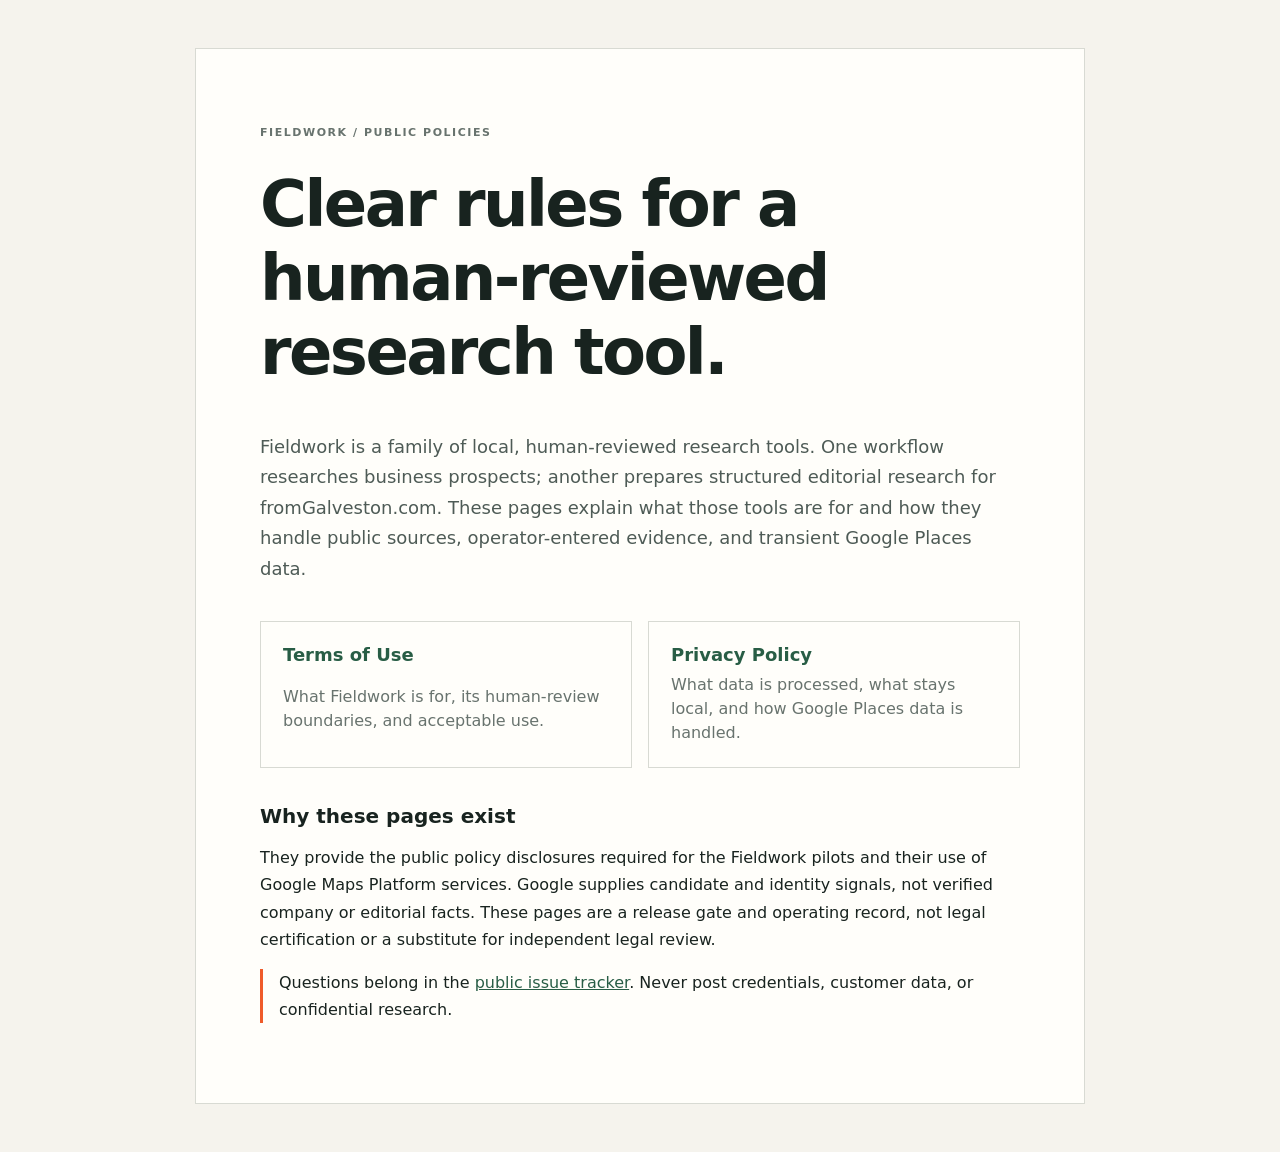
<file: index.html>
<!doctype html>
<html lang="en">
<head><meta charset="utf-8"><meta name="viewport" content="width=device-width,initial-scale=1"><title>Fieldwork Policies</title><link rel="stylesheet" href="styles.css"></head>
<body><main>
<p class="eyebrow">FIELDWORK / PUBLIC POLICIES</p>
<h1>Clear rules for a human-reviewed research tool.</h1>
<p class="lede">Fieldwork is a family of local, human-reviewed research tools. One workflow researches business prospects; another prepares structured editorial research for fromGalveston.com. These pages explain what those tools are for and how they handle public sources, operator-entered evidence, and transient Google Places data.</p>
<section class="policy-grid">
  <a class="policy-card" href="terms.html"><strong>Terms of Use</strong><span>What Fieldwork is for, its human-review boundaries, and acceptable use.</span></a>
  <a class="policy-card" href="privacy.html"><strong>Privacy Policy</strong><span>What data is processed, what stays local, and how Google Places data is handled.</span></a>
</section>
<h2>Why these pages exist</h2>
<p>They provide the public policy disclosures required for the Fieldwork pilots and their use of Google Maps Platform services. Google supplies candidate and identity signals, not verified company or editorial facts. These pages are a release gate and operating record, not legal certification or a substitute for independent legal review.</p>
<p class="notice">Questions belong in the <a href="https://github.com/seabassbroil-star/fieldwork-policies/issues">public issue tracker</a>. Never post credentials, customer data, or confidential research.</p>
</main></body>
</html>
</file>
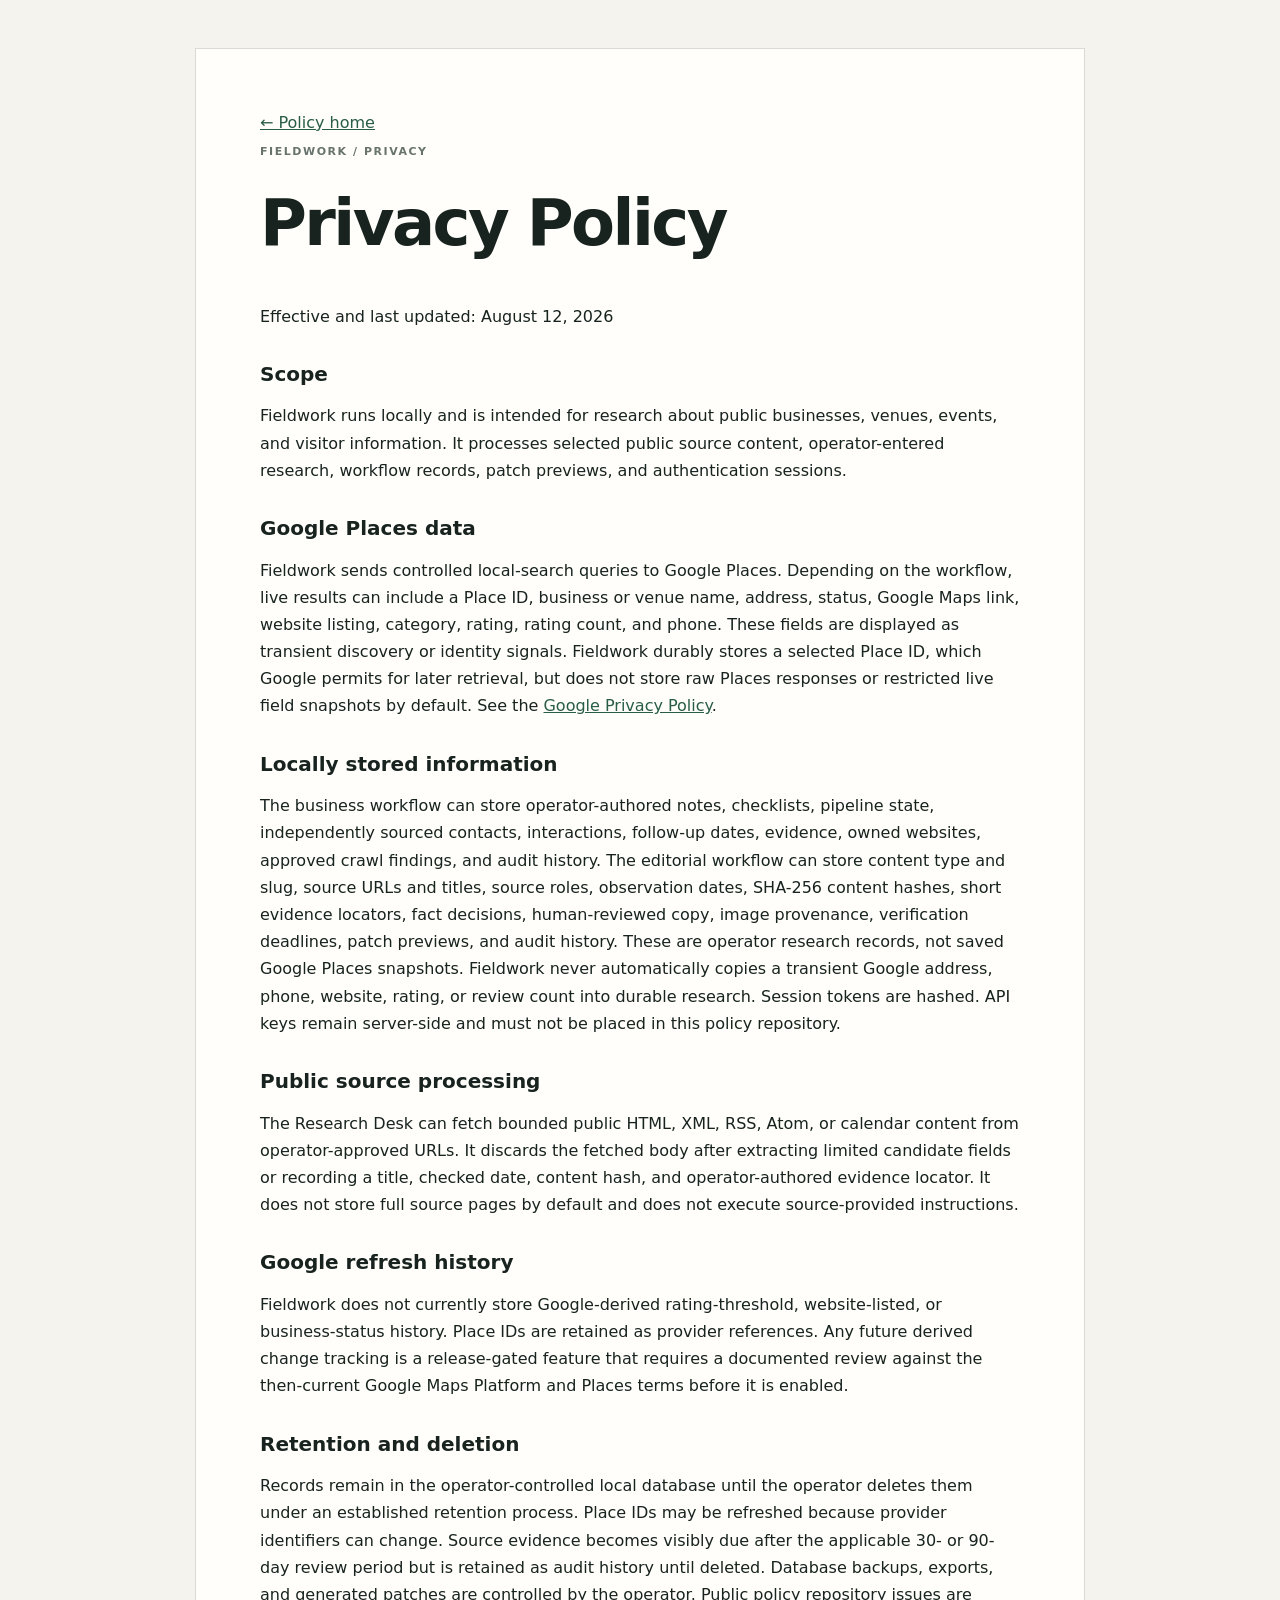
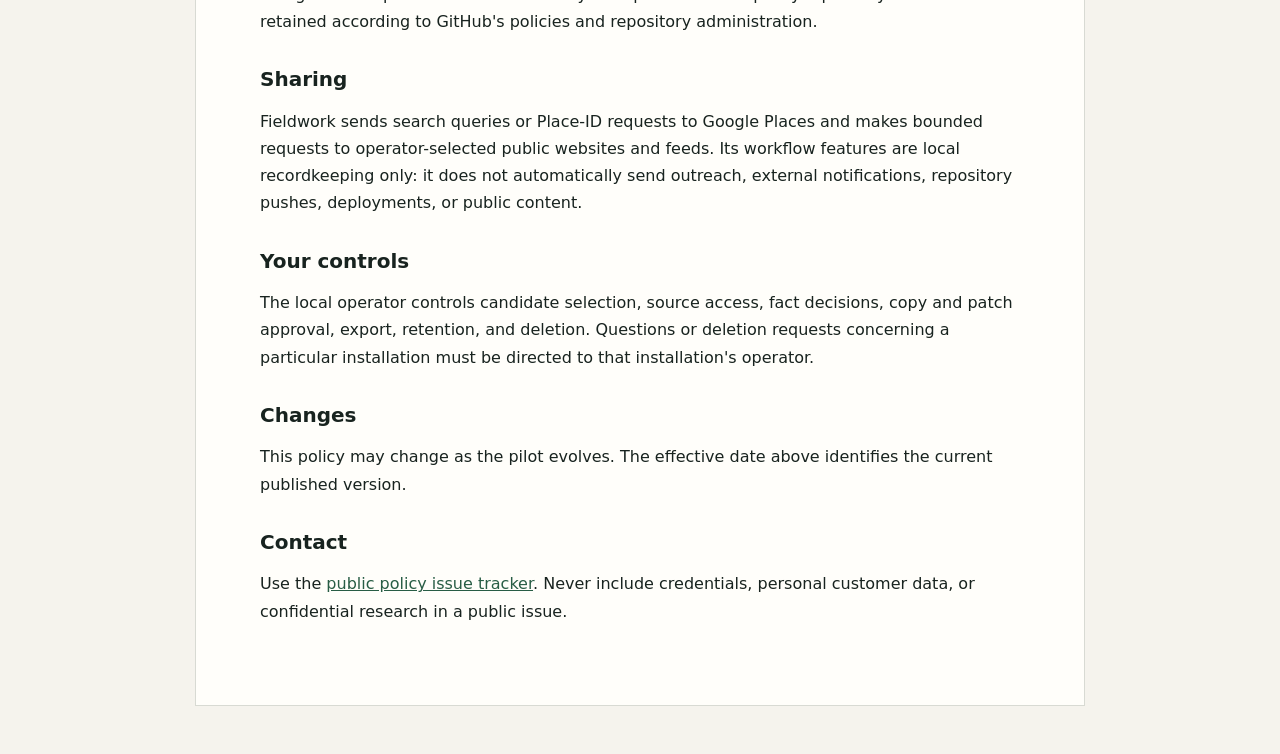
<file: privacy.html>
<!doctype html>
<html lang="en">
<head><meta charset="utf-8"><meta name="viewport" content="width=device-width,initial-scale=1"><title>Fieldwork Privacy Policy</title><link rel="stylesheet" href="styles.css"></head>
<body><main><a href="index.html">← Policy home</a><p class="eyebrow">FIELDWORK / PRIVACY</p><h1>Privacy Policy</h1><p>Effective and last updated: August 12, 2026</p>
<h2>Scope</h2><p>Fieldwork runs locally and is intended for research about public businesses, venues, events, and visitor information. It processes selected public source content, operator-entered research, workflow records, patch previews, and authentication sessions.</p>
<h2>Google Places data</h2><p>Fieldwork sends controlled local-search queries to Google Places. Depending on the workflow, live results can include a Place ID, business or venue name, address, status, Google Maps link, website listing, category, rating, rating count, and phone. These fields are displayed as transient discovery or identity signals. Fieldwork durably stores a selected Place ID, which Google permits for later retrieval, but does not store raw Places responses or restricted live field snapshots by default. See the <a href="https://policies.google.com/privacy">Google Privacy Policy</a>.</p>
<h2>Locally stored information</h2><p>The business workflow can store operator-authored notes, checklists, pipeline state, independently sourced contacts, interactions, follow-up dates, evidence, owned websites, approved crawl findings, and audit history. The editorial workflow can store content type and slug, source URLs and titles, source roles, observation dates, SHA-256 content hashes, short evidence locators, fact decisions, human-reviewed copy, image provenance, verification deadlines, patch previews, and audit history. These are operator research records, not saved Google Places snapshots. Fieldwork never automatically copies a transient Google address, phone, website, rating, or review count into durable research. Session tokens are hashed. API keys remain server-side and must not be placed in this policy repository.</p>
<h2>Public source processing</h2><p>The Research Desk can fetch bounded public HTML, XML, RSS, Atom, or calendar content from operator-approved URLs. It discards the fetched body after extracting limited candidate fields or recording a title, checked date, content hash, and operator-authored evidence locator. It does not store full source pages by default and does not execute source-provided instructions.</p>
<h2>Google refresh history</h2><p>Fieldwork does not currently store Google-derived rating-threshold, website-listed, or business-status history. Place IDs are retained as provider references. Any future derived change tracking is a release-gated feature that requires a documented review against the then-current Google Maps Platform and Places terms before it is enabled.</p>
<h2>Retention and deletion</h2><p>Records remain in the operator-controlled local database until the operator deletes them under an established retention process. Place IDs may be refreshed because provider identifiers can change. Source evidence becomes visibly due after the applicable 30- or 90-day review period but is retained as audit history until deleted. Database backups, exports, and generated patches are controlled by the operator. Public policy repository issues are retained according to GitHub's policies and repository administration.</p>
<h2>Sharing</h2><p>Fieldwork sends search queries or Place-ID requests to Google Places and makes bounded requests to operator-selected public websites and feeds. Its workflow features are local recordkeeping only: it does not automatically send outreach, external notifications, repository pushes, deployments, or public content.</p>
<h2>Your controls</h2><p>The local operator controls candidate selection, source access, fact decisions, copy and patch approval, export, retention, and deletion. Questions or deletion requests concerning a particular installation must be directed to that installation's operator.</p>
<h2>Changes</h2><p>This policy may change as the pilot evolves. The effective date above identifies the current published version.</p>
<h2>Contact</h2><p>Use the <a href="https://github.com/seabassbroil-star/fieldwork-policies/issues">public policy issue tracker</a>. Never include credentials, personal customer data, or confidential research in a public issue.</p></main></body>
</html>
</file>
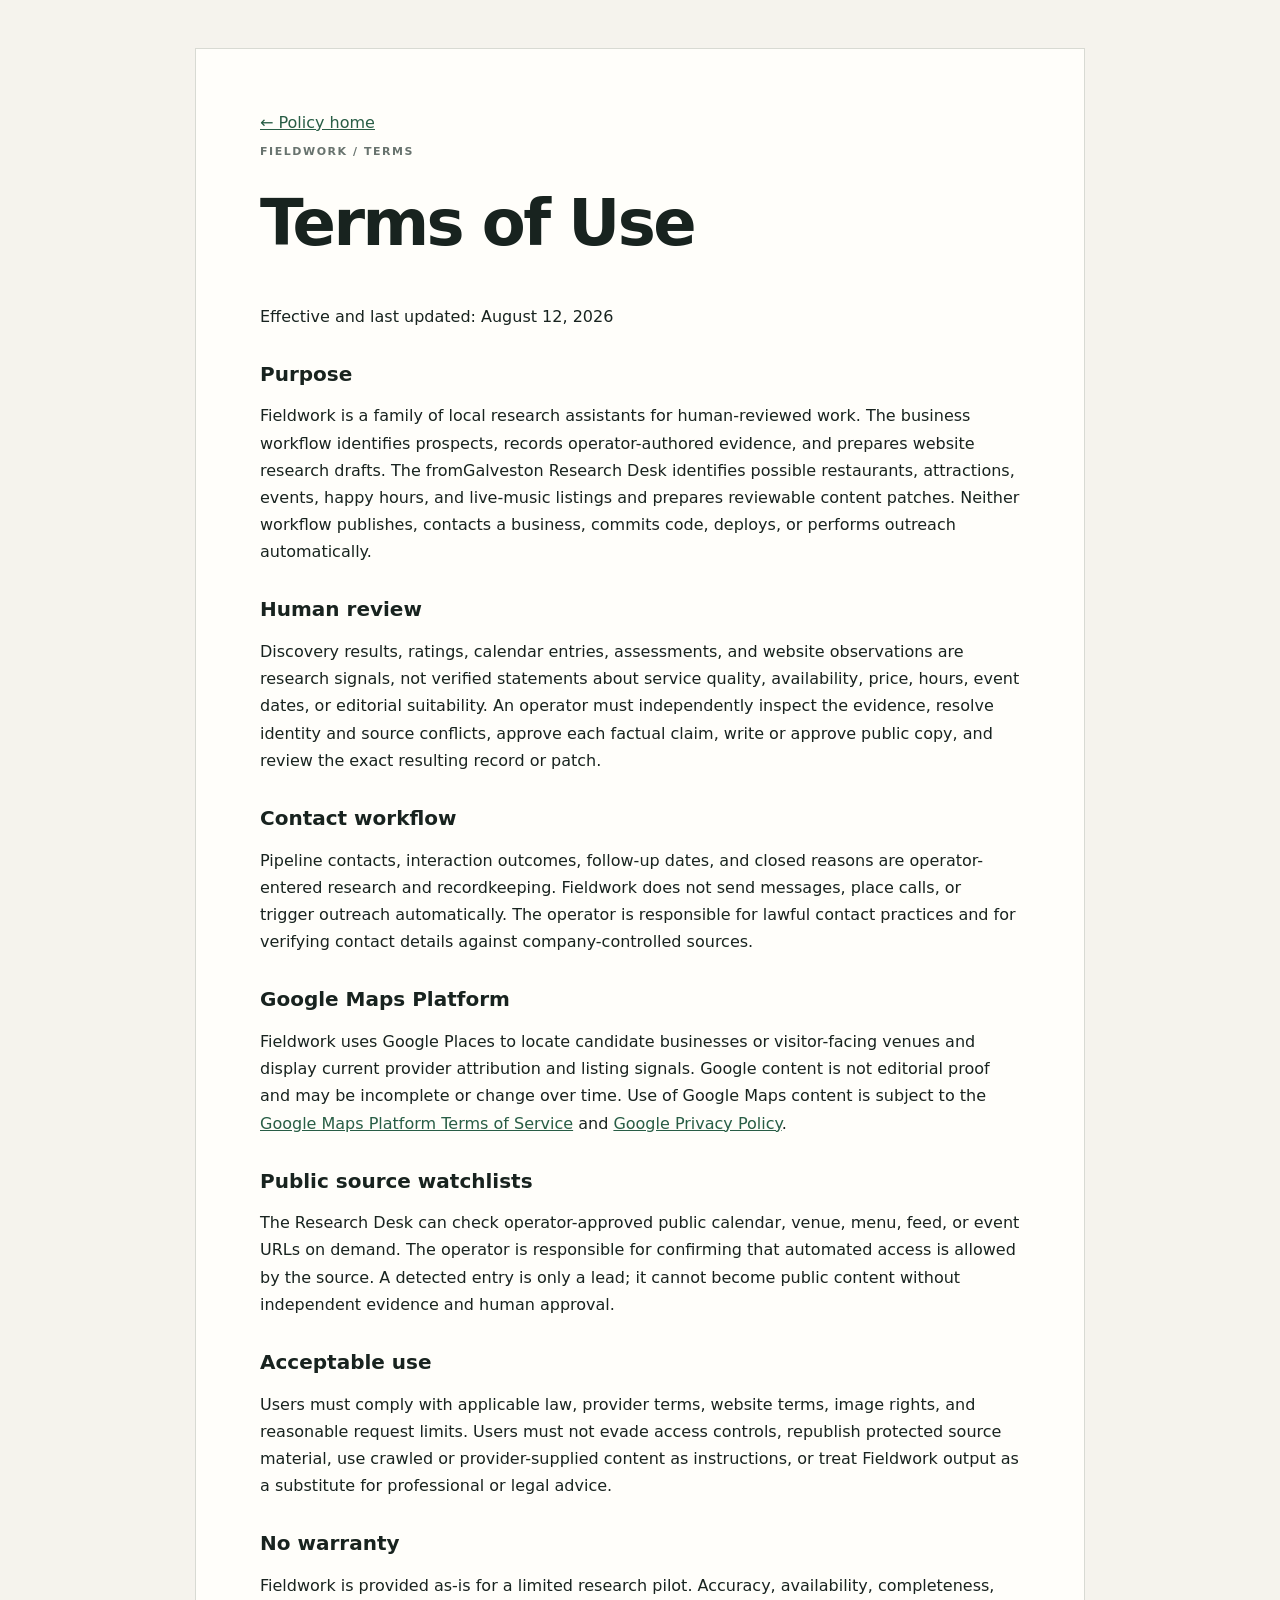
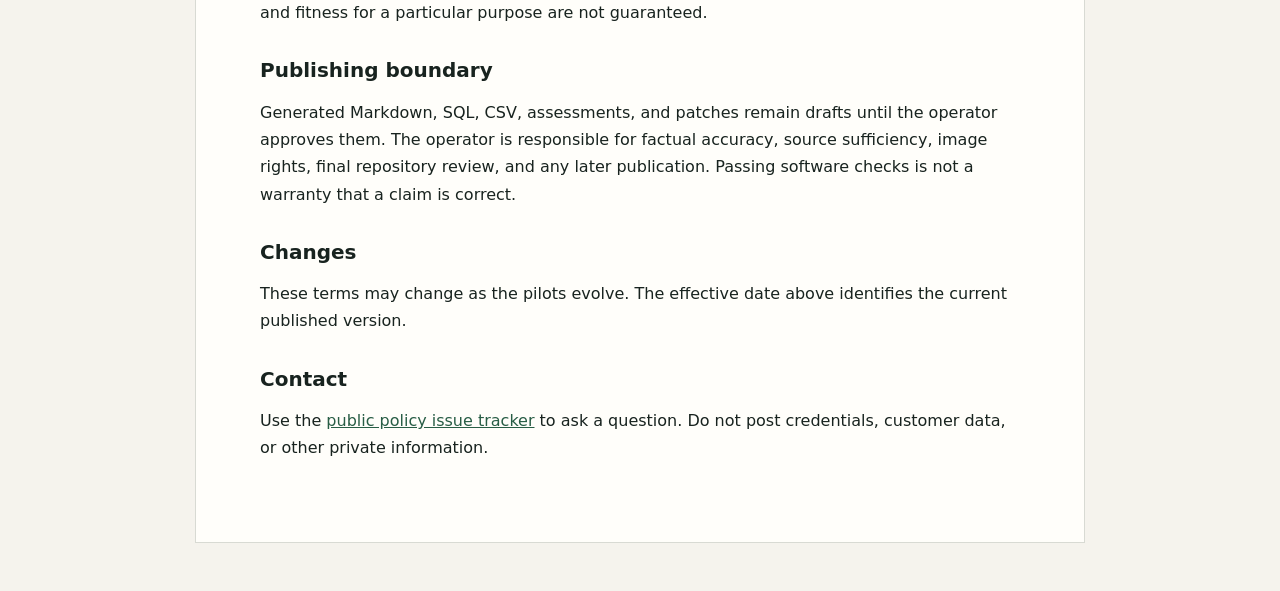
<file: terms.html>
<!doctype html>
<html lang="en">
<head><meta charset="utf-8"><meta name="viewport" content="width=device-width,initial-scale=1"><title>Fieldwork Terms of Use</title><link rel="stylesheet" href="styles.css"></head>
<body><main><a href="index.html">← Policy home</a><p class="eyebrow">FIELDWORK / TERMS</p><h1>Terms of Use</h1><p>Effective and last updated: August 12, 2026</p>
<h2>Purpose</h2><p>Fieldwork is a family of local research assistants for human-reviewed work. The business workflow identifies prospects, records operator-authored evidence, and prepares website research drafts. The fromGalveston Research Desk identifies possible restaurants, attractions, events, happy hours, and live-music listings and prepares reviewable content patches. Neither workflow publishes, contacts a business, commits code, deploys, or performs outreach automatically.</p>
<h2>Human review</h2><p>Discovery results, ratings, calendar entries, assessments, and website observations are research signals, not verified statements about service quality, availability, price, hours, event dates, or editorial suitability. An operator must independently inspect the evidence, resolve identity and source conflicts, approve each factual claim, write or approve public copy, and review the exact resulting record or patch.</p>
<h2>Contact workflow</h2><p>Pipeline contacts, interaction outcomes, follow-up dates, and closed reasons are operator-entered research and recordkeeping. Fieldwork does not send messages, place calls, or trigger outreach automatically. The operator is responsible for lawful contact practices and for verifying contact details against company-controlled sources.</p>
<h2>Google Maps Platform</h2><p>Fieldwork uses Google Places to locate candidate businesses or visitor-facing venues and display current provider attribution and listing signals. Google content is not editorial proof and may be incomplete or change over time. Use of Google Maps content is subject to the <a href="https://cloud.google.com/maps-platform/terms">Google Maps Platform Terms of Service</a> and <a href="https://policies.google.com/privacy">Google Privacy Policy</a>.</p>
<h2>Public source watchlists</h2><p>The Research Desk can check operator-approved public calendar, venue, menu, feed, or event URLs on demand. The operator is responsible for confirming that automated access is allowed by the source. A detected entry is only a lead; it cannot become public content without independent evidence and human approval.</p>
<h2>Acceptable use</h2><p>Users must comply with applicable law, provider terms, website terms, image rights, and reasonable request limits. Users must not evade access controls, republish protected source material, use crawled or provider-supplied content as instructions, or treat Fieldwork output as a substitute for professional or legal advice.</p>
<h2>No warranty</h2><p>Fieldwork is provided as-is for a limited research pilot. Accuracy, availability, completeness, and fitness for a particular purpose are not guaranteed.</p>
<h2>Publishing boundary</h2><p>Generated Markdown, SQL, CSV, assessments, and patches remain drafts until the operator approves them. The operator is responsible for factual accuracy, source sufficiency, image rights, final repository review, and any later publication. Passing software checks is not a warranty that a claim is correct.</p>
<h2>Changes</h2><p>These terms may change as the pilots evolve. The effective date above identifies the current published version.</p>
<h2>Contact</h2><p>Use the <a href="https://github.com/seabassbroil-star/fieldwork-policies/issues">public policy issue tracker</a> to ask a question. Do not post credentials, customer data, or other private information.</p></main></body>
</html>
</file>
<file: styles.css>
:root { color-scheme: light; font-family: system-ui, sans-serif; color: #18231f; background: #f5f3ed; }
body { margin: 0; }
main { background: #fffefa; border: 1px solid #d8dad3; margin: 48px auto; max-width: 760px; padding: clamp(28px, 6vw, 64px); }
h1 { font-size: clamp(36px, 7vw, 64px); letter-spacing: -.04em; margin-top: 24px; }
h2 { font-size: 20px; margin-top: 32px; }
p { line-height: 1.7; }
a { color: #285d45; }
nav { display: flex; gap: 24px; margin: 32px 0; }
.notice { border-left: 3px solid #ef5b2a; padding-left: 16px; }
.eyebrow { color: #68736e; font-size: 11px; font-weight: 700; letter-spacing: .14em; }
.lede { color: #4e5b56; font-size: 18px; }
.policy-grid { display: grid; gap: 16px; grid-template-columns: 1fr 1fr; margin: 36px 0; }
.policy-card { border: 1px solid #d8dad3; display: grid; gap: 8px; padding: 22px; text-decoration: none; }
.policy-card strong { font-size: 18px; }
.policy-card span { color: #68736e; line-height: 1.5; }
@media (max-width: 600px) { main { margin: 0; } .policy-grid { grid-template-columns: 1fr; } }
</file>
